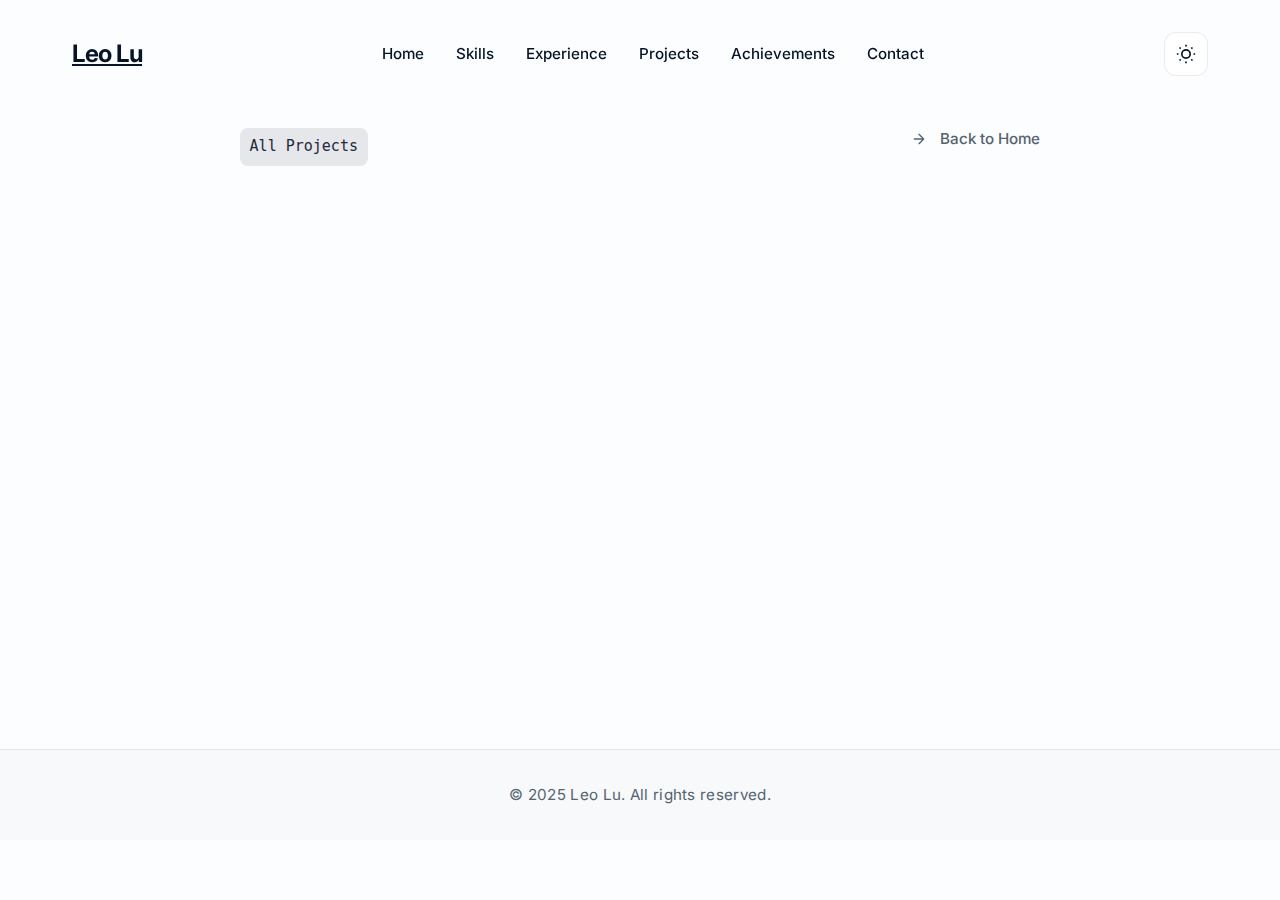
<file: projects.html>
<!DOCTYPE html>
<html lang="en" data-theme="dark">
<head>
    <meta charset="UTF-8">
    <meta name="viewport" content="width=device-width, initial-scale=1.0">
    <title>Projects - Leo Lu</title>

    <link rel="icon" type="image/x-icon" href="assets/logo.png">
    <link rel="stylesheet" href="css/main.css">
    <script type="importmap">
        {
            "imports": {
                "./js/modules/theme.js": "./js/modules/theme.js",
                "./js/modules/navigation.js": "./js/modules/navigation.js",
                "./js/modules/tabs.js": "./js/modules/tabs.js",
                "./js/modules/form.js": "./js/modules/form.js",
                "./js/modules/animations.js": "./js/modules/animations.js"
            }
        }
    </script>

    <link rel="preconnect" href="https://fonts.googleapis.com">
    <link rel="preconnect" href="https://fonts.gstatic.com" crossorigin>
    <link href="https://fonts.googleapis.com/css2?family=Inter:wght@300;400;500;600;700&display=swap" rel="stylesheet">
    <link href="https://fonts.googleapis.com/css?family=Lato:300,400,700" rel="stylesheet" type="text/css">
</head>
<body>
    <nav class="navbar">
        <div class="nav-container">
            <a href="index.html" class="nav-logo">Leo Lu</a>
            <ul class="nav-menu">
                <li><a href="index.html#home" class="nav-link">Home</a></li>
                <li><a href="index.html#skills" class="nav-link">Skills</a></li>
                <li><a href="index.html#experience" class="nav-link">Experience</a></li>
                <li><a href="#" class="nav-link active">Projects</a></li>
                <li><a href="index.html#achievements" class="nav-link">Achievements</a></li>
                <li><a href="index.html#contact" class="nav-link">Contact</a></li>
            </ul>
            <div class="nav-actions">
                <button class="theme-toggle" id="themeToggle" aria-label="Toggle theme">
                    <svg class="theme-icon sun-icon" width="20" height="20" viewBox="0 0 24 24" fill="none" stroke="currentColor" stroke-width="2">
                        <circle cx="12" cy="12" r="5"/>
                        <line x1="12" y1="1" x2="12" y2="3"/>
                        <line x1="12" y1="21" x2="12" y2="23"/>
                        <line x1="4.22" y1="4.22" x2="5.64" y2="5.64"/>
                        <line x1="18.36" y1="18.36" x2="19.78" y2="19.78"/>
                        <line x1="1" y1="12" x2="3" y2="12"/>
                        <line x1="21" y1="12" x2="23" y2="12"/>
                        <line x1="4.22" y1="19.78" x2="5.64" y2="18.36"/>
                        <line x1="18.36" y1="5.64" x2="19.78" y2="4.22"/>
                    </svg>
                    <svg class="theme-icon moon-icon" width="20" height="20" viewBox="0 0 24 24" fill="none" stroke="currentColor" stroke-width="2">
                        <path d="M21 12.79A9 9 0 1 1 11.21 3 7 7 0 0 0 21 12.79z"/>
                    </svg>
                </button>
                <div class="hamburger" role="button" tabindex="0" aria-label="Toggle navigation" aria-expanded="false">
                    <span></span>
                    <span></span>
                    <span></span>
                </div>
            </div>
        </div>
    </nav>

    <main class="container" style="padding-top: 6rem;">
        <div class="section-header" style="max-width: 1200px;">
            <h1 class="section-title">All Projects</h1>
            <a href="index.html" class="view-more-btn">
                <svg width="16" height="16" viewBox="0 0 24 24" fill="none" stroke="currentColor" stroke-width="2" stroke-linecap="round" stroke-linejoin="round" style="transform: rotate(180deg); margin-right: 0.5rem;">
                    <path d="M19 12H5M12 19l-7-7 7-7"/>
                </svg>
                Back to Home
            </a>
        </div>

        <div class="projects-grid" style="max-width: 1200px; grid-template-columns: repeat(auto-fill, minmax(350px, 1fr));">
            <div class="project-card">
                <div class="project-media">
                    <img src="assets/project_img/makecore/makecore_dark.svg" alt="MakeCore" class="dark-image">
                    <img src="assets/project_img/makecore/makecore_light.svg" alt="MakeCore" class="light-image">
                </div>
                <div class="project-header">
                    <h3 class="project-title">MakeCore</h3>
                    <a href="./projects/makecore.html" class="discover-btn">
                        Discover
                        <svg width="16" height="16" viewBox="0 0 24 24" fill="none" stroke="currentColor" stroke-width="2" stroke-linecap="round" stroke-linejoin="round">
                            <path d="M5 12h14M12 5l7 7-7 7"/>
                        </svg>
                    </a>
                </div>
                <p class="project-description">An online platform for sharing and reviewing MakeCode and Scratch projects, featuring studios, game contests, and community interaction.</p>
                <div class="project-tech">
                    <span class="tech-tag">HTML</span>
                    <span class="tech-tag">CSS</span>
                    <span class="tech-tag">JS</span>
                    <span class="tech-tag">Python</span>
                    <span class="tech-tag">PostgreSQL</span>
                    <span class="tech-tag">Supabase</span>
                </div>
            </div>

            <div class="project-card">
                <div class="project-media">
                    <img src="assets/project_img/portfolio/portfolio_light.svg" alt="Portfolio" class="light-image">
                    <img src="assets/project_img/portfolio/portfolio_dark.svg" alt="Portfolio" class="dark-image">
                </div>
                <div class="project-header">
                    <h3 class="project-title">Portfolio</h3>
                    <a href="./projects/portfolio.html" class="discover-btn">
                        Discover
                        <svg width="16" height="16" viewBox="0 0 24 24" fill="none" stroke="currentColor" stroke-width="2" stroke-linecap="round" stroke-linejoin="round">
                            <path d="M5 12h14M12 5l7 7-7 7"/>
                        </svg>
                    </a>
                </div>
                <p class="project-description">A fast and lightweight portfolio site optimized for performance and responsive design with simplicity and modern aesthetics.</p>
                <div class="project-tech">
                    <span class="tech-tag">HTML</span>
                    <span class="tech-tag">CSS</span>
                    <span class="tech-tag">JS</span>
                </div>
            </div>

        </div>
    </main>
    <footer class="footer">
        <div class="container">
            <p>&copy; 2025 Leo Lu. All rights reserved.</p>
        </div>
    </footer>


    <script type="module" src="js/main.js"></script>
    <script async src="https://www.googletagmanager.com/gtag/js?id=G-ETRG6FLYZF"></script>
    <script>
        window.dataLayer = window.dataLayer || [];
        function gtag(){dataLayer.push(arguments);}
        gtag('js', new Date());

        gtag('config', 'G-ETRG6FLYZF');
    </script>
</body>
</html>
</file>
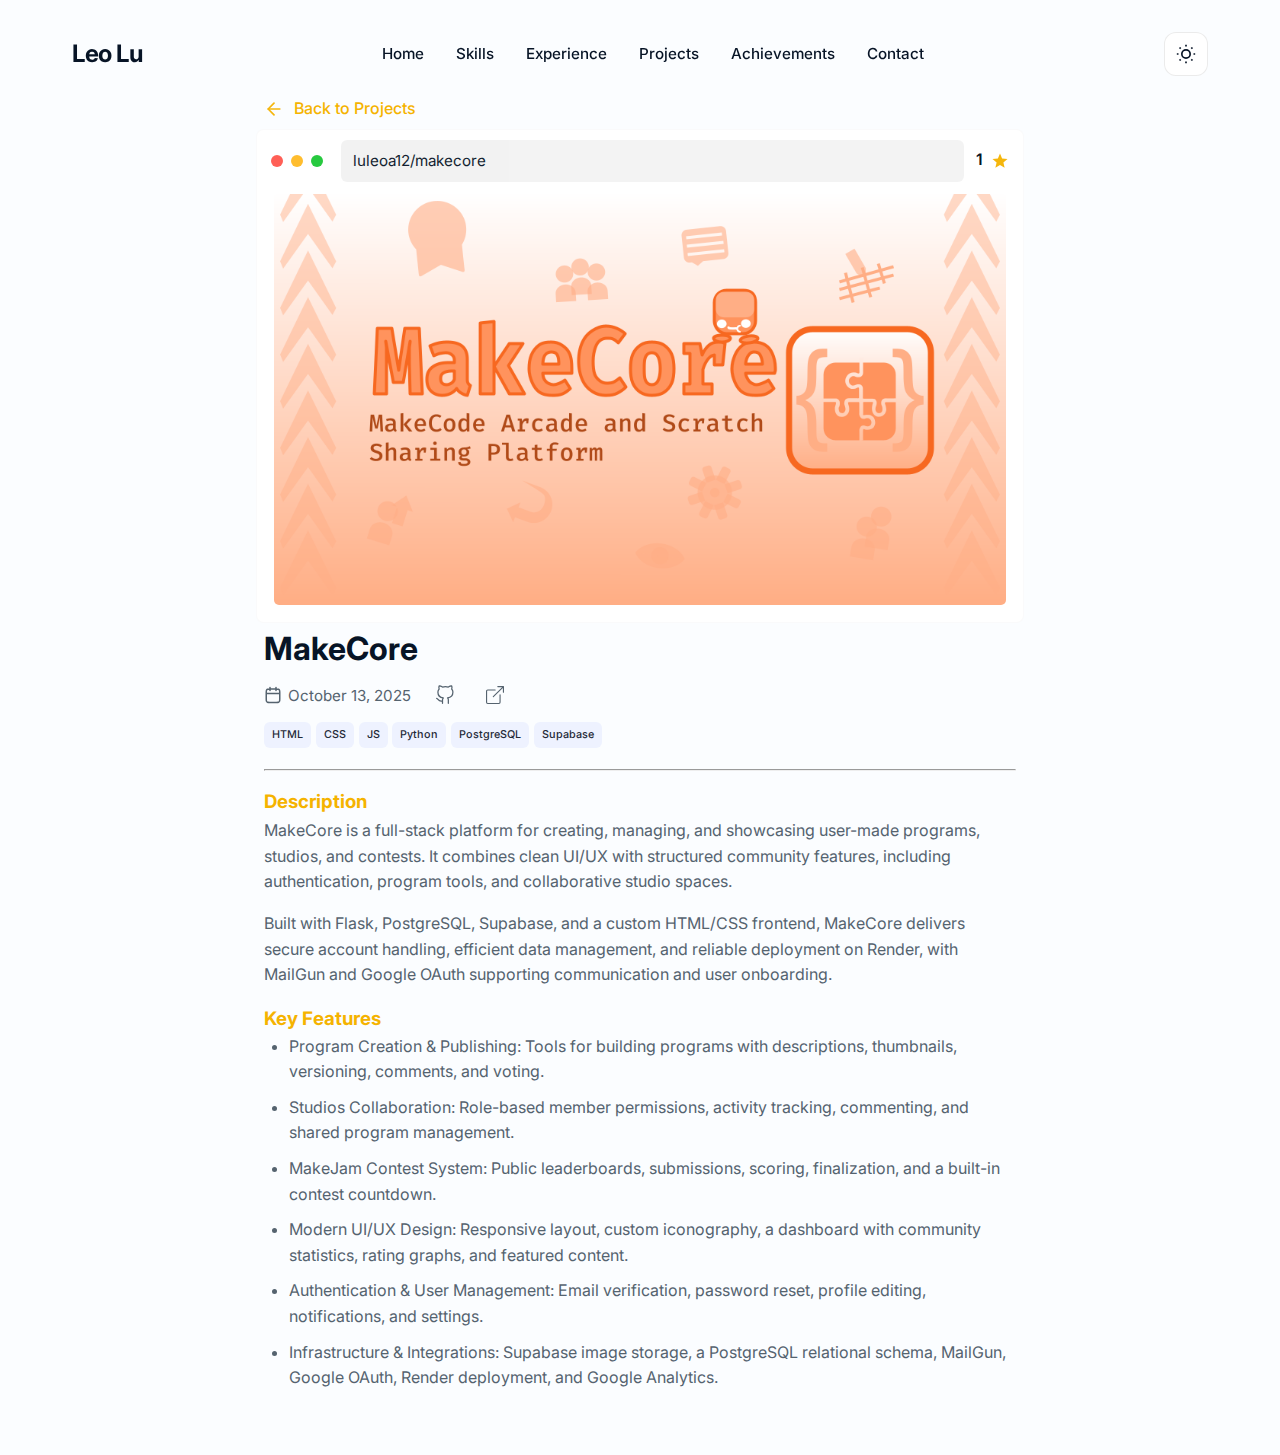
<file: projects/makecore.html>
<!DOCTYPE html>
<html lang="en" data-theme="dark">
<head>
    <meta charset="UTF-8">
    <meta name="viewport" content="width=device-width, initial-scale=1.0">
    <title>MakeCore – Leo Lu</title>
    <link rel="stylesheet" href="../css/main.css">
    <link rel="stylesheet" href="projects.css">
    <link rel="preconnect" href="https://fonts.gstatic.com" crossorigin>
    <link href="https://fonts.googleapis.com/css2?family=Inter:wght@300;400;500;600;700&display=swap" rel="stylesheet">

</head>

<body>
    <nav class="navbar" style="padding: 0 !important; margin: 1rem 0 !important;">
        <div class="nav-container">
            <div class="nav-logo">Leo Lu</div>
            <ul class="nav-menu">
                <li><a href="../index.html#home" class="nav-link">Home</a></li>
                <li><a href="../index.html#skills" class="nav-link">Skills</a></li>
                <li><a href="../index.html#experience" class="nav-link">Experience</a></li>
                <li><a href="../index.html#projects" class="nav-link">Projects</a></li>
                <li><a href="../index.html#achievements" class="nav-link">Achievements</a></li>
                <li><a href="../index.html#contact" class="nav-link">Contact</a></li>
            </ul>
            <div class="nav-actions">
                <button class="theme-toggle" id="themeToggle" aria-label="Toggle theme">
                    <svg class="theme-icon sun-icon" width="20" height="20" viewBox="0 0 24 24" fill="none" stroke="currentColor" stroke-width="2">
                        <circle cx="12" cy="12" r="5"/>
                        <line x1="12" y1="1" x2="12" y2="3"/>
                        <line x1="12" y1="21" x2="12" y2="23"/>
                        <line x1="4.22" y1="4.22" x2="5.64" y2="5.64"/>
                        <line x1="18.36" y1="18.36" x2="19.78" y2="19.78"/>
                        <line x1="1" y1="12" x2="3" y2="12"/>
                        <line x1="21" y1="12" x2="23" y2="12"/>
                        <line x1="4.22" y1="19.78" x2="5.64" y2="18.36"/>
                        <line x1="18.36" y1="5.64" x2="19.78" y2="4.22"/>
                    </svg>
                    <svg class="theme-icon moon-icon" width="20" height="20" viewBox="0 0 24 24" fill="none" stroke="currentColor" stroke-width="2">
                        <path d="M21 12.79A9 9 0 1 1 11.21 3 7 7 0 0 0 21 12.79z"/>
                    </svg>
                </button>
                <div class="hamburger" role="button" tabindex="0" aria-label="Toggle navigation" aria-expanded="false">
                    <span></span>
                    <span></span>
                    <span></span>
                </div>
            </div>
        </div>
    </nav>
    <div class="back-link-container"  style="margin-top: 95px; margin-bottom: -10px;">
        <a href="../index.html#projects">
            <svg width="20" height="20" viewBox="0 0 24 24" fill="none" stroke="currentColor" stroke-width="2" stroke-linecap="round" stroke-linejoin="round">
                <line x1="19" y1="12" x2="5" y2="12"></line>
                <polyline points="12 19 5 12 12 5"></polyline>
            </svg>
            Back to Projects
        </a>
    </div>
    <div class="code-editor">
        <div class="safari-outer" aria-hidden="true">
            <div class="safari-window">
                <div class="safari-chrome">
                    <div class="safari-controls">
                        <span class="ctrl red"></span>
                        <span class="ctrl yellow"></span>
                        <span class="ctrl green"></span>
                    </div>
                    <div class="safari-address">luleoa12/makecore</div>
                    <div class="safari-stars" aria-hidden="true">
                        <span class="star-count">1</span>
                        <svg viewBox="0 0 24 24" aria-hidden="true">
                            <path d="M12 17.27L18.18 21l-1.64-7.03L22 9.24l-7.19-.62L12 2 9.19 8.62 2 9.24l5.46 4.73L5.82 21z"></path>
                        </svg>
                    </div>
                </div>
                <div class="safari-content">
                    <img src="../assets/project_img/makecore/makecore_dark.png" alt="MakeCore Project" class="safari-thumb dark-image">
                    <img src="../assets/project_img/makecore/makecore_light.png" alt="MakeCore Project" class="safari-thumb light-image">
                </div>
            </div>
        </div>
    </div>

    <div class="project-container" style="margin-top: -50px;">
        <header class="project-header">
                <h1 class="project-title">MakeCore</h1>

                <div class="project-meta-row">
                    <div class="meta-item">
                        <div>
                            <svg width="100%" height="100%" viewBox="0 0 24 24" fill="none" xmlns="http://www.w3.org/2000/svg">
                                <path d="M21 10H3M16 2V6M8 2V6M7.8 22H16.2C17.8802 22 18.7202 22 19.362 21.673C19.9265 21.3854 20.3854 20.9265 20.673 20.362C21 19.7202 21 18.8802 21 17.2V8.8C21 7.11984 21 6.27976 20.673 5.63803C20.3854 5.07354 19.9265 4.6146 19.362 4.32698C18.7202 4 17.8802 4 16.2 4H7.8C6.11984 4 5.27976 4 4.63803 4.32698C4.07354 4.6146 3.6146 5.07354 3.32698 5.63803C3 6.27976 3 7.11984 3 8.8V17.2C3 18.8802 3 19.7202 3.32698 20.362C3.6146 20.9265 4.07354 21.3854 4.63803 21.673C5.27976 22 6.11984 22 7.8 22Z" stroke="currentColor" stroke-width="2" stroke-linecap="round" stroke-linejoin="round"/>
                            </svg>
                        </div>
                        <span style="margin-top: -5px;">October 13, 2025</span>
                    </div>

                    <div class="project-meta">
                        <div class="icon-text-separator">
                            <a target="_blank" href="https://github.com/luleoa12" class="icon-small" aria-label="GitHub">
                                <svg width="20" height="20" viewBox="0 0 24 24" xmlns="http://www.w3.org/2000/svg" fill="none" stroke-width="1.5" stroke-linecap="round" stroke-linejoin="round" class="feather feather-github"><g id="SVGRepo_bgCarrier" stroke-width="0"></g><g id="SVGRepo_tracerCarrier" stroke-linecap="round" stroke-linejoin="round"></g><g id="SVGRepo_iconCarrier"><path d="M9 19c-5 1.5-5-2.5-7-3m14 6v-3.87a3.37 3.37 0 0 0-.94-2.61c3.14-.35 6.44-1.54 6.44-7A5.44 5.44 0 0 0 20 4.77 5.07 5.07 0 0 0 19.91 1S18.73.65 16 2.48a13.38 13.38 0 0 0-7 0C6.27.65 5.09 1 5.09 1A5.07 5.07 0 0 0 5 4.77a5.44 5.44 0 0 0-1.5 3.78c0 5.42 3.3 6.61 6.44 7A3.37 3.37 0 0 0 9 18.13V22"></path></g></svg>
                            </a>
                        </div>
                        <div class="icon-text-separator">
                            <a target="_blank" href="https://makecore.org" aria-label="MakeCore Website" style="color: currentColor;">
                                <svg xmlns="http://www.w3.org/2000/svg" width="18" height="18" fill="currentColor" stroke-width="2" class="bi bi-box-arrow-up-right" viewBox="0 0 16 16">
                                    <path fill-rule="evenodd" d="M8.636 3.5a.5.5 0 0 0-.5-.5H1.5A1.5 1.5 0 0 0 0 4.5v10A1.5 1.5 0 0 0 1.5 16h10a1.5 1.5 0 0 0 1.5-1.5V7.864a.5.5 0 0 0-1 0V14.5a.5.5 0 0 1-.5.5h-10a.5.5 0 0 1-.5-.5v-10a.5.5 0 0 1 .5-.5h6.636a.5.5 0 0 0 .5-.5"/>
                                    <path fill-rule="evenodd" d="M16 .5a.5.5 0 0 0-.5-.5h-5a.5.5 0 0 0 0 1h3.793L6.146 9.146a.5.5 0 1 0 .708.708L15 1.707V5.5a.5.5 0 0 0 1 0z"/>
                                </svg>
                            </a>
                        </div>
                    
                    </div>
                </div>

                <div class="project-tech">
                    <span class="tech-tag">HTML</span>
                    <span class="tech-tag">CSS</span>
                    <span class="tech-tag">JS</span>
                    <span class="tech-tag">Python</span>
                    <span class="tech-tag">PostgreSQL</span>
                    <span class="tech-tag">Supabase</span>
                </div>
        </header>
        <hr style="margin-top: -35px; margin-bottom: 15px;">
        <div class="project-content">
            <h3 style="color: var(--accent-warm);">Description</h3>
            <p class="project-description">
                MakeCore is a full-stack platform for creating, managing, and showcasing user-made programs, studios, and contests. It combines clean UI/UX with structured community features, including authentication, program tools, and collaborative studio spaces.

            </p>
            <p class="project-description">
                Built with Flask, PostgreSQL, Supabase, and a custom HTML/CSS frontend, MakeCore delivers secure account handling, efficient data management, and reliable deployment on Render, with MailGun and Google OAuth supporting communication and user onboarding.
            </p>

            <div class="project-description">
                <h3 style="color: var(--accent-warm);">Key Features</h3>
                <ul class="project-description" style="margin-left: 25px;">
                    <li>Program Creation & Publishing: Tools for building programs with descriptions, thumbnails, versioning, comments, and voting.</li>
                    <li>Studios Collaboration: Role-based member permissions, activity tracking, commenting, and shared program management.</li>
                    <li>MakeJam Contest System: Public leaderboards, submissions, scoring, finalization, and a built-in contest countdown.</li>
                    <li>Modern UI/UX Design: Responsive layout, custom iconography, a dashboard with community statistics, rating graphs, and featured content.</li>
                    <li>Authentication & User Management: Email verification, password reset, profile editing, notifications, and settings.</li>
                    <li>Infrastructure & Integrations: Supabase image storage, a PostgreSQL relational schema, MailGun, Google OAuth, Render deployment, and Google Analytics.</li>
                </ul>
            </div>
        </div>

    </div>

<script type="module" src="../js/main.js"></script>
</body>
</html>
</file>
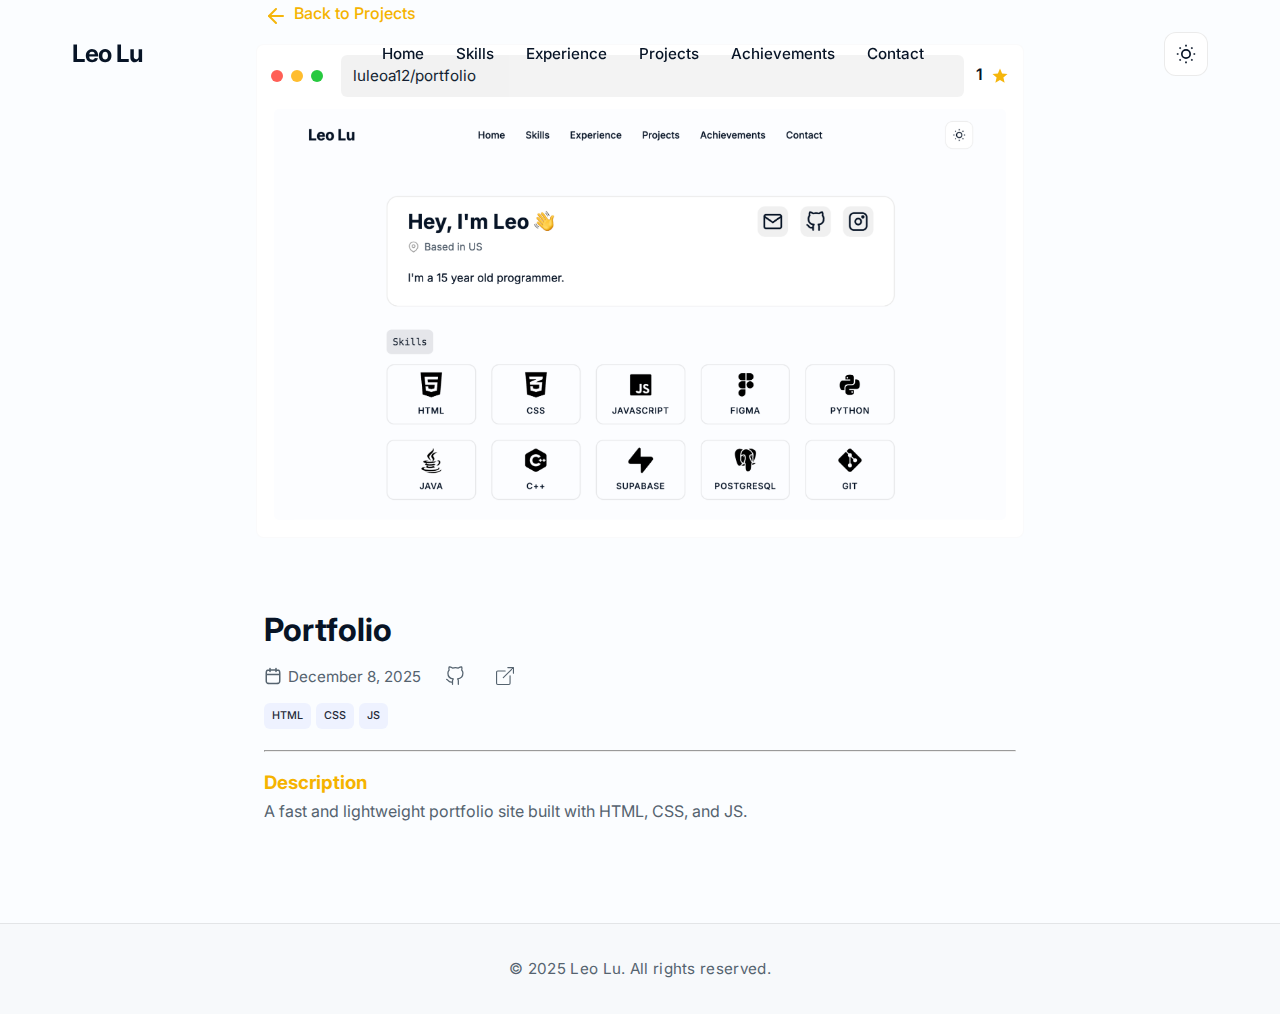
<file: projects/portfolio.html>
<!DOCTYPE html>
<html lang="en" data-theme="dark">
<head>
    <meta charset="UTF-8">
    <meta name="viewport" content="width=device-width, initial-scale=1.0">
    <title>Portfolio – Leo Lu</title>
    <link rel="stylesheet" href="../css/main.css">
    <link rel="icon" type="image/x-icon" href="../assets/logo.png">
    <link rel="stylesheet" href="projects.css">
    <link rel="preconnect" href="https://fonts.gstatic.com" crossorigin>
    <link href="https://fonts.googleapis.com/css2?family=Inter:wght@300;400;500;600;700&display=swap" rel="stylesheet">

</head>

<body>
    <nav class="navbar">
        <div class="nav-container">
            <div class="nav-logo">Leo Lu</div>
            <ul class="nav-menu">
                <li><a href="../index.html#home" class="nav-link">Home</a></li>
                <li><a href="../index.html#skills" class="nav-link">Skills</a></li>
                <li><a href="../index.html#experience" class="nav-link">Experience</a></li>
                <li><a href="../index.html#projects" class="nav-link">Projects</a></li>
                <li><a href="../index.html#achievements" class="nav-link">Achievements</a></li>
                <li><a href="../index.html#contact" class="nav-link">Contact</a></li>
            </ul>
            <div class="nav-actions">
                <button class="theme-toggle" id="themeToggle" aria-label="Toggle theme">
                    <svg class="theme-icon sun-icon" width="20" height="20" viewBox="0 0 24 24" fill="none" stroke="currentColor" stroke-width="2">
                        <circle cx="12" cy="12" r="5"/>
                        <line x1="12" y1="1" x2="12" y2="3"/>
                        <line x1="12" y1="21" x2="12" y2="23"/>
                        <line x1="4.22" y1="4.22" x2="5.64" y2="5.64"/>
                        <line x1="18.36" y1="18.36" x2="19.78" y2="19.78"/>
                        <line x1="1" y1="12" x2="3" y2="12"/>
                        <line x1="21" y1="12" x2="23" y2="12"/>
                        <line x1="4.22" y1="19.78" x2="5.64" y2="18.36"/>
                        <line x1="18.36" y1="5.64" x2="19.78" y2="4.22"/>
                    </svg>
                    <svg class="theme-icon moon-icon" width="20" height="20" viewBox="0 0 24 24" fill="none" stroke="currentColor" stroke-width="2">
                        <path d="M21 12.79A9 9 0 1 1 11.21 3 7 7 0 0 0 21 12.79z"/>
                    </svg>
                </button>
                <div class="hamburger" role="button" tabindex="0" aria-label="Toggle navigation" aria-expanded="false">
                    <span></span>
                    <span></span>
                    <span></span>
                </div>
            </div>
        </div>
    </nav>
    <div class="back-link-container">
        <a href="../index.html#projects" >
            <svg width="20" height="20" viewBox="0 0 20 20" fill="none" stroke="currentColor" stroke-width="2" stroke-linecap="round" stroke-linejoin="round">
                <line x1="19" y1="12" x2="5" y2="12"></line>
                <polyline points="12 19 5 12 12 5"></polyline>
            </svg>
            Back to Projects
        </a>
    </div>
    <div class="code-editor">
        <div class="safari-outer" aria-hidden="true" style="width: 800px;">
            <div class="safari-window">
                <div class="safari-chrome">
                    <div class="safari-controls">
                        <span class="ctrl red"></span>
                        <span class="ctrl yellow"></span>
                        <span class="ctrl green"></span>
                    </div>
                    <div class="safari-address">luleoa12/portfolio</div>
                    <div class="safari-stars" aria-hidden="true">
                        <span class="star-count">1</span>
                        <svg viewBox="0 0 24 24" aria-hidden="true">
                            <path d="M12 17.27L18.18 21l-1.64-7.03L22 9.24l-7.19-.62L12 2 9.19 8.62 2 9.24l5.46 4.73L5.82 21z"></path>
                        </svg>
                    </div>
                </div>
                <div class="safari-content">
                    <a href="https://luleoa12.github.io/portfolio" target="_blank" style="display: contents;">
                        <img src="../assets/project_img/portfolio/portfolio_dark.svg" alt="Portfolio Project" class="safari-thumb dark-image">
                        <img src="../assets/project_img/portfolio/portfolio_light.svg" alt="Portfolio Project" class="safari-thumb light-image">
                    </a>
                </div>
            </div>
        </div>
    </div>

    <div class="project-container">
        <header class="project-header">
                <h1 class="project-title">Portfolio</h1>

                <div class="project-meta-row">
                    <div class="meta-item">
                        <div>
                            <svg width="100%" height="100%" viewBox="0 0 24 24" fill="none" xmlns="http://www.w3.org/2000/svg">
                                <path d="M21 10H3M16 2V6M8 2V6M7.8 22H16.2C17.8802 22 18.7202 22 19.362 21.673C19.9265 21.3854 20.3854 20.9265 20.673 20.362C21 19.7202 21 18.8802 21 17.2V8.8C21 7.11984 21 6.27976 20.673 5.63803C20.3854 5.07354 19.9265 4.6146 19.362 4.32698C18.7202 4 17.8802 4 16.2 4H7.8C6.11984 4 5.27976 4 4.63803 4.32698C4.07354 4.6146 3.6146 5.07354 3.32698 5.63803C3 6.27976 3 7.11984 3 8.8V17.2C3 18.8802 3 19.7202 3.32698 20.362C3.6146 20.9265 4.07354 21.3854 4.63803 21.673C5.27976 22 6.11984 22 7.8 22Z" stroke="currentColor" stroke-width="2" stroke-linecap="round" stroke-linejoin="round"/>
                            </svg>
                        </div>
                        <span style="margin-top: -5px;">December 8, 2025</span>
                    </div>

                    <div class="project-meta">
                        <div class="icon-text-separator">
                            <a target="_blank" href="https://github.com/luleoa12/portfolio" class="icon-small" aria-label="GitHub">
                                <svg width="20" height="20" viewBox="0 0 24 24" xmlns="http://www.w3.org/2000/svg" fill="none" stroke-width="1.5" stroke-linecap="round" stroke-linejoin="round" class="feather feather-github"><g id="SVGRepo_bgCarrier" stroke-width="0"></g><g id="SVGRepo_tracerCarrier" stroke-linecap="round" stroke-linejoin="round"></g><g id="SVGRepo_iconCarrier"><path d="M9 19c-5 1.5-5-2.5-7-3m14 6v-3.87a3.37 3.37 0 0 0-.94-2.61c3.14-.35 6.44-1.54 6.44-7A5.44 5.44 0 0 0 20 4.77 5.07 5.07 0 0 0 19.91 1S18.73.65 16 2.48a13.38 13.38 0 0 0-7 0C6.27.65 5.09 1 5.09 1A5.07 5.07 0 0 0 5 4.77a5.44 5.44 0 0 0-1.5 3.78c0 5.42 3.3 6.61 6.44 7A3.37 3.37 0 0 0 9 18.13V22"></path></g></svg>
                            </a>
                        </div>
                        <div class="icon-text-separator">
                            <a target="_blank" href="https://luleoa12.github.io/portfolio" aria-label="Portfolio" style="color: currentColor;">
                                <svg xmlns="http://www.w3.org/2000/svg" width="18" height="18" fill="currentColor" stroke-width="2" class="bi bi-box-arrow-up-right" viewBox="0 0 16 16">
                                    <path fill-rule="evenodd" d="M8.636 3.5a.5.5 0 0 0-.5-.5H1.5A1.5 1.5 0 0 0 0 4.5v10A1.5 1.5 0 0 0 1.5 16h10a1.5 1.5 0 0 0 1.5-1.5V7.864a.5.5 0 0 0-1 0V14.5a.5.5 0 0 1-.5.5h-10a.5.5 0 0 1-.5-.5v-10a.5.5 0 0 1 .5-.5h6.636a.5.5 0 0 0 .5-.5"/>
                                    <path fill-rule="evenodd" d="M16 .5a.5.5 0 0 0-.5-.5h-5a.5.5 0 0 0 0 1h3.793L6.146 9.146a.5.5 0 1 0 .708.708L15 1.707V5.5a.5.5 0 0 0 1 0z"/>
                                </svg>
                            </a>
                        </div>
                    
                    </div>
                </div>

                <div class="project-tech">
                    <span class="tech-tag">HTML</span>
                    <span class="tech-tag">CSS</span>
                    <span class="tech-tag">JS</span>
                </div>
        </header>
        <hr style="margin-top: -35px; margin-bottom: 15px;">
        <div class="project-content">
            <h3 style="color: var(--accent-warm);">Description</h3>
            <p class="project-description">
                A fast and lightweight portfolio site built with HTML, CSS, and JS.
            </p>
        </div>

    </div>

    <footer class="footer">
        <div class="container">
            <p>&copy; 2025 Leo Lu. All rights reserved.</p>
        </div>
    </footer>

<script src="../js/window-controls.js"></script>
<script type="module" src="../js/main.js"></script>
<script async src="https://www.googletagmanager.com/gtag/js?id=G-ETRG6FLYZF"></script>
<script>
    window.dataLayer = window.dataLayer || [];
    function gtag(){dataLayer.push(arguments);}
    gtag('js', new Date());

    gtag('config', 'G-ETRG6FLYZF');
</script>
</body>
</html>
</file>
<file: css/main.css>
@import "./base/variables.css";
@import "./pages/base.css";
@import "./pages/about.css";
@import "./pages/achievements.css";
@import "./pages/contact.css";
@import "./pages/experience.css";
@import "./pages/featured_projects.css";
@import "./pages/skills.css";
@import "./components/toast.css";
@import "./components/modal.css";
/* @import "./pages/teaching.css"; */
</file>
<file: projects/projects.css>
.project-container {
    max-width: 800px;
    margin: 1rem auto; 
    padding: 0 1.5rem;
    padding-top: 2rem;
    padding-bottom: 2rem;
    background-color: transparent;
    color: var(--text-primary);
}

.project-header {
    margin-bottom: 2rem;
    display: flex;
    flex-direction: column;
    align-items: flex-start;
    gap: 0.6rem;
}

.project-title {
    font-size: 2rem; 
    font-weight: 700;
    margin: 0 0 0;
    color: var(--text-primary); 
    line-height: 1;
}

.project-meta-row {
    display: flex;
    align-items: center;
    margin-top: 0.6rem;
    color: var(--text-secondary);
    font-size: 0.95rem;
    width: 100%;
    justify-content: flex-start;
    gap: 1rem;
}

.project-meta {
    display: flex;
    gap: 1rem;
    align-items: center;
}

.meta-item {
    display: flex;
    align-items: center;
}

.meta-item svg, .icon-small {
    margin-right: 0.4rem;
    width: 18px;
    height: 18px;
    stroke: var(--text-secondary);
    fill: none;
}

.icon-text-separator {
    margin-left: 0.5rem;
}

.icon-text-separator:hover {
    color: var(--accent-color); 
}

.icon-text-separator:hover svg {
    color: white;
}


.code-editor {
    display: flex;
    justify-content: center;
    margin: 0 auto 0rem;
    max-width: 800px;
}

.safari-outer {
    background: transparent;
    padding: 12px 16px;
    border-radius: 12px;
    display:flex; justify-content:center;
}

.safari-window {
    background: var(--bg-card); 
    border-radius: 8px;
    width: 100%;
    max-width: 800px; 
    overflow: hidden;
    border: 1px solid rgba(var(--rail-rgb), 0.02);
    box-shadow: inset 0 -1px 4px rgba(var(--rail-rgb), 0.15);
}

.safari-chrome {
    display:flex;
    align-items:center;
    gap:12px;
    padding:10px 14px;
    background: transparent;
}

.safari-controls { display:flex; gap:8px; align-items:center; }
.safari-controls .ctrl { width:12px; height:12px; border-radius:50%; display:inline-block; }
.safari-controls .red { background:#ff5f56; }
.safari-controls .yellow { background:#ffbd2e; }
.safari-controls .green { background:#27c93f; }

.safari-address {
    margin-left:6px;
    background: var(--surface-hover);
    color: var(--text-primary);
    opacity: 0.95;
    padding: 8px 12px;
    border-radius: 6px;
    font-size: 0.95rem;
    display:flex; align-items:center; gap:8px; flex:1 1 auto; max-width:640px;
    box-shadow: inset 0 -1px 6px rgba(var(--rail-rgb), 0.15);
}

.safari-stars { margin-left:auto; display:flex; align-items:center; gap:8px; color:var(--text-primary); font-weight:600; }
.safari-stars .star-count { font-size:0.98rem; }
.safari-stars svg { width:18px; height:18px; fill:var(--accent-warm); stroke:none; opacity:0.95; }

.safari-content { margin-top: -15px; padding:16px; display:flex; justify-content:center; align-items:center; background: transparent; }
.safari-thumb { width:100%; height:auto; display:block; border-radius:6px; box-shadow: 0 10px 30px rgba(0,0,0,0.6); border: 1px solid rgba(255,255,255,0.02); }

.back-link-container {
    max-width: 800px; 
    margin: 0 auto;  
    padding-left: 1.5rem;
    box-sizing: border-box;
}

.back-link-container a {
    display: inline-flex;
    align-items: center;
    gap: 0.6rem;
    color: var(--accent-warm);
    text-decoration: none;
    margin: 0; 
    font-weight: 500;
}

.back-link-container svg { opacity: 0.95; }

@media (max-width: 768px) {
    .project-container { padding: 0 1rem; }
    .project-title { font-size: 2rem; }
}

.website-link:hover{
    color: var(--accent-color);
}
.meta-item svg, .icon-small:hover {
    stroke: white;
}

.project-description li {
    margin-bottom: 10px;
}

.nav-menu li {
    margin-bottom: 0;
}
</file>
